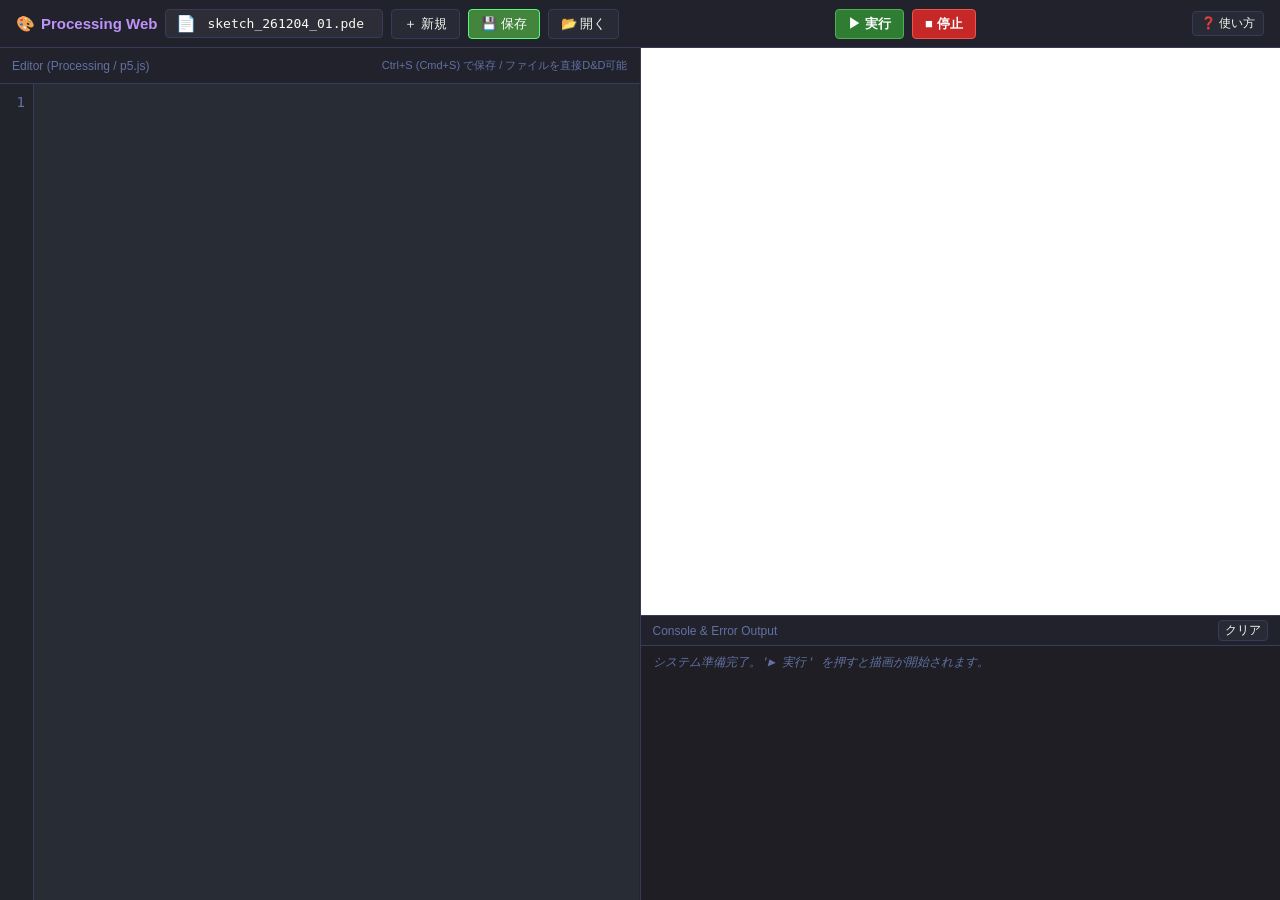
<file: index.html>
<!DOCTYPE html>
<html lang="ja">
<head>
  <meta charset="UTF-8">
  <meta name="viewport" content="width=device-width, initial-scale=1.0">
  <title>Processing (p5.js) Web Editor - Standalone</title>
  <link rel="stylesheet" href="lib/codemirror/codemirror.css">
  <link rel="stylesheet" href="css/style.css">
</head>
<body>

  <!-- Top Navigation Toolbar -->
  <header class="toolbar">
    <div class="toolbar-left">
      <div class="brand-title">
        <span>🎨</span> Processing Web
      </div>
      <div class="file-info" title="ファイル名をクリックして変更できます">
        <span>📄</span>
        <input type="text" id="file-name-input" class="file-name-input" value="sketch_01.pde" spellcheck="false" title="ファイル名（クリックして編集）">
        <span id="dirty-indicator" class="dirty-indicator" title="未保存の変更があります">*</span>
      </div>
      <button id="btn-new" class="btn" title="新規スケッチ作成">＋ 新規</button>
      <button id="btn-save" class="btn btn-primary" title="保存（.pde をダウンロード / Ctrl+S または Cmd+S）">💾 保存</button>
      <button id="btn-open" class="btn" title="プログラムファイルを読み込み（.pde, .js, .txt）">📂 開く</button>
      <input type="file" id="file-upload-input" accept=".pde,.js,.txt,text/plain" style="display: none;">
    </div>

    <div class="toolbar-center">
      <button id="btn-run" class="btn btn-run" title="コードを実行（Ctrl+Enter または Cmd+Enter）">▶ 実行</button>
      <button id="btn-stop" class="btn btn-stop" title="実行を停止（無限ループ時も強制リセット）">■ 停止</button>
    </div>

    <div class="toolbar-right">
      <button id="btn-help" class="btn btn-sm" title="操作方法・ショートカットキーの確認">❓ 使い方</button>
    </div>
  </header>

  <!-- Main Workspace (Editor + Live Canvas & Console) -->
  <main class="workspace">
    <!-- Left: Code Editor Pane -->
    <section class="editor-pane" id="drop-zone">
      <div class="editor-subbar">
        <span style="font-size: 12px; color: var(--text-muted);">Editor (Processing / p5.js)</span>
        <span style="font-size: 11px; color: var(--text-muted);">Ctrl+S (Cmd+S) で保存 / ファイルを直接D&amp;D可能</span>
      </div>
      <div id="editor-container" class="editor-container"></div>
      <!-- Drag & Drop Overlay Indicator -->
      <div id="drag-overlay" class="drag-overlay">
        <div class="drag-overlay-content">
          <span>📥 ここにファイルをドロップして読み込み</span>
          <small>(.pde, .js, .txt 対応)</small>
        </div>
      </div>
    </section>

    <!-- Right: Live Canvas and Console Output -->
    <section class="preview-pane">
      <!-- Live Canvas Area -->
      <div id="canvas-container" class="canvas-area">
        <!-- Sandboxed iframe will be mounted and cleanly destroyed here via srcdoc -->
      </div>

      <!-- Execution Console Pane -->
      <div class="console-pane">
        <div class="console-header">
          <span>Console &amp; Error Output</span>
          <button id="btn-clear-console" class="btn btn-sm" onclick="document.getElementById('console-body').innerHTML='';" style="padding: 1px 6px;">クリア</button>
        </div>
        <div id="console-body" class="console-body">
          <div class="console-line system">システム準備完了。'▶ 実行' を押すと描画が開始されます。</div>
        </div>
      </div>
    </section>
  </main>

  <!-- Modal: Data Loss / Unsaved Confirmation -->
  <div id="confirm-modal" class="modal-backdrop">
    <div class="modal-window" style="max-width: 440px;">
      <div class="modal-header">
        <h3 style="color: var(--accent-orange);">⚠️ 確認</h3>
        <button class="modal-close-btn">&times;</button>
      </div>
      <div class="modal-body">
        <p id="confirm-message" style="line-height: 1.5; font-size: 14px;"></p>
      </div>
      <div class="modal-footer">
        <button id="btn-confirm-cancel" class="btn">キャンセル</button>
        <button id="btn-confirm-ok" class="btn btn-stop" style="background-color: #d32f2f;">破棄して進む</button>
      </div>
    </div>
  </div>

  <!-- Modal: Help & Quick Guide -->
  <div id="help-modal" class="modal-backdrop">
    <div class="modal-window" style="max-width: 560px;">
      <div class="modal-header">
        <h3>ℹ️ 使い方ガイド &amp; ショートカット</h3>
        <button class="modal-close-btn">&times;</button>
      </div>
      <div class="modal-body" style="font-size: 13px; line-height: 1.6; color: var(--text-color);">
        <p style="margin-bottom: 12px;"><strong>🎨 Processing Web (スタンドアローン版)</strong> は、サーバーやインターネット接続なしで動く学習用エディタです。</p>
        
        <h4 style="margin: 12px 0 6px; color: var(--accent-blue);">⌨️ ショートカットキー</h4>
        <table style="width: 100%; border-collapse: collapse; margin-bottom: 12px;">
          <tr style="border-bottom: 1px solid var(--border-color);"><td style="padding: 4px;">実行</td><td><code>Ctrl + Enter</code> (Mac: <code>Cmd + Enter</code>)</td></tr>
          <tr style="border-bottom: 1px solid var(--border-color);"><td style="padding: 4px;">保存 (.pde)</td><td><code>Ctrl + S</code> (Mac: <code>Cmd + S</code>)</td></tr>
        </table>

        <h4 style="margin: 12px 0 6px; color: var(--accent-blue);">📂 ファイルの保存と再開</h4>
        <ul style="padding-left: 20px; margin-bottom: 12px;">
          <li><strong>保存</strong>: 「💾 保存」ボタンを押すと、PCのダウンロードフォルダに <code>.pde</code> 形式で保存されます。</li>
          <li><strong>読み込み</strong>: 「📂 開く」ボタンでファイルを選択するか、<strong>エディタ領域にファイルをドラッグ＆ドロップ</strong>してください。</li>
          <li><strong>自動復元</strong>: ブラウザを誤って閉じても、直前に編集していたコードは自動で復元されます。</li>
        </ul>

        <h4 style="margin: 12px 0 6px; color: var(--accent-blue);">💡 注意事項</h4>
        <ul style="padding-left: 20px;">
          <li><code>void setup()</code>, <code>size(400, 400);</code> などの Java 風構文は自動で変換されて実行されます。</li>
          <li>演習室システムと同じく、画像読み込み（<code>loadImage</code> 等）は使用できません。</li>
        </ul>
      </div>
      <div class="modal-footer">
        <button class="btn btn-modal-close btn-primary">閉じる</button>
      </div>
    </div>
  </div>

  <!-- Toast Notification Container -->
  <div id="toast-container" class="toast-container"></div>

  <!-- Scripts: No server API or logger, completely local -->
  <script src="lib/codemirror/codemirror.js"></script>
  <script src="lib/codemirror/javascript.js"></script>
  <script src="js/editor.js"></script>
  <script src="js/runner.js"></script>
  <script src="js/app.js"></script>
</body>
</html>
</file>
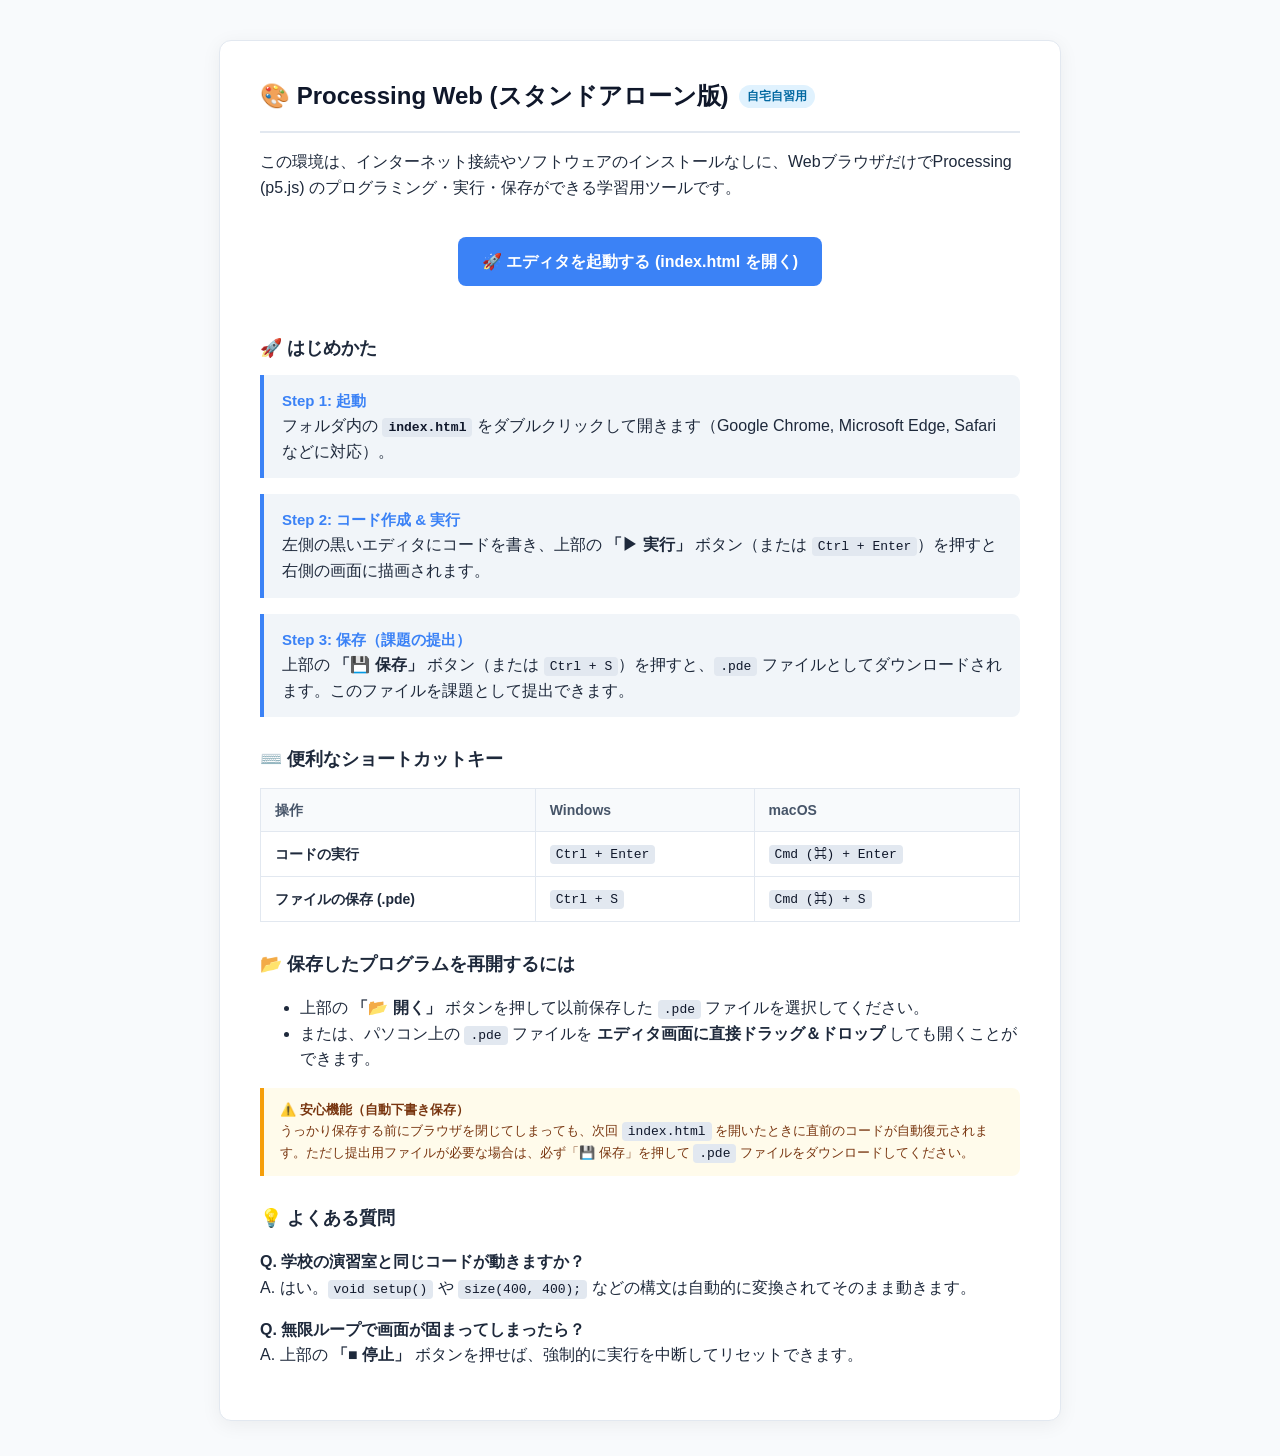
<file: README.html>
<!DOCTYPE html>
<html lang="ja">
<head>
  <meta charset="UTF-8">
  <meta name="viewport" content="width=device-width, initial-scale=1.0">
  <title>Processing Web (スタンドアローン版) 利用ガイド</title>
  <style>
    :root {
      --bg: #f8fafc;
      --card-bg: #ffffff;
      --text: #1e293b;
      --text-muted: #64748b;
      --accent: #3b82f6;
      --accent-hover: #2563eb;
      --success: #10b981;
      --border: #e2e8f0;
    }
    body {
      font-family: -apple-system, BlinkMacSystemFont, "Segoe UI", Roboto, "Helvetica Neue", Arial, sans-serif;
      background-color: var(--bg);
      color: var(--text);
      line-height: 1.6;
      margin: 0;
      padding: 40px 20px;
    }
    .container {
      max-width: 760px;
      margin: 0 auto;
      background: var(--card-bg);
      border-radius: 12px;
      padding: 36px 40px;
      box-shadow: 0 4px 20px rgba(0, 0, 0, 0.06);
      border: 1px solid var(--border);
    }
    h1 {
      font-size: 24px;
      color: #0f172a;
      display: flex;
      align-items: center;
      gap: 10px;
      margin-top: 0;
      padding-bottom: 16px;
      border-bottom: 2px solid var(--border);
    }
    h2 {
      font-size: 18px;
      color: #1e293b;
      margin-top: 28px;
      margin-bottom: 12px;
      display: flex;
      align-items: center;
      gap: 8px;
    }
    .badge {
      font-size: 12px;
      background: #e0f2fe;
      color: #0369a1;
      padding: 2px 8px;
      border-radius: 999px;
      font-weight: 600;
    }
    .step-box {
      background: #f1f5f9;
      border-left: 4px solid var(--accent);
      padding: 14px 18px;
      border-radius: 0 8px 8px 0;
      margin-bottom: 16px;
    }
    .step-num {
      font-weight: 700;
      color: var(--accent);
      font-size: 15px;
    }
    table {
      width: 100%;
      border-collapse: collapse;
      margin: 14px 0;
    }
    th, td {
      padding: 10px 14px;
      border: 1px solid var(--border);
      text-align: left;
      font-size: 14px;
    }
    th {
      background-color: #f8fafc;
      color: #475569;
    }
    code {
      background: #e2e8f0;
      padding: 2px 6px;
      border-radius: 4px;
      font-family: Consolas, Monaco, monospace;
      font-size: 13px;
      color: #0f172a;
    }
    .launch-btn {
      display: inline-block;
      background: var(--accent);
      color: #ffffff;
      padding: 12px 24px;
      font-size: 16px;
      font-weight: 600;
      text-decoration: none;
      border-radius: 8px;
      transition: background 0.15s ease;
      margin: 20px 0;
    }
    .launch-btn:hover {
      background: var(--accent-hover);
    }
    .note {
      background: #fffbeb;
      border-left: 4px solid #f59e0b;
      padding: 12px 16px;
      border-radius: 0 8px 8px 0;
      font-size: 13px;
      color: #78350f;
      margin: 16px 0;
    }
  </style>
</head>
<body>
  <div class="container">
    <h1>🎨 Processing Web (スタンドアローン版) <span class="badge">自宅自習用</span></h1>
    <p>この環境は、インターネット接続やソフトウェアのインストールなしに、WebブラウザだけでProcessing (p5.js) のプログラミング・実行・保存ができる学習用ツールです。</p>

    <div style="text-align: center;">
      <a href="index.html" class="launch-btn">🚀 エディタを起動する (index.html を開く)</a>
    </div>

    <h2>🚀 はじめかた</h2>
    <div class="step-box">
      <div class="step-num">Step 1: 起動</div>
      <div>フォルダ内の <strong><code>index.html</code></strong> をダブルクリックして開きます（Google Chrome, Microsoft Edge, Safari などに対応）。</div>
    </div>
    <div class="step-box">
      <div class="step-num">Step 2: コード作成 &amp; 実行</div>
      <div>左側の黒いエディタにコードを書き、上部の <strong>「▶ 実行」</strong> ボタン（または <code>Ctrl + Enter</code>）を押すと右側の画面に描画されます。</div>
    </div>
    <div class="step-box">
      <div class="step-num">Step 3: 保存（課題の提出）</div>
      <div>上部の <strong>「💾 保存」</strong> ボタン（または <code>Ctrl + S</code>）を押すと、<code>.pde</code> ファイルとしてダウンロードされます。このファイルを課題として提出できます。</div>
    </div>

    <h2>⌨️ 便利なショートカットキー</h2>
    <table>
      <thead>
        <tr>
          <th>操作</th>
          <th>Windows</th>
          <th>macOS</th>
        </tr>
      </thead>
      <tbody>
        <tr>
          <td><strong>コードの実行</strong></td>
          <td><code>Ctrl + Enter</code></td>
          <td><code>Cmd (⌘) + Enter</code></td>
        </tr>
        <tr>
          <td><strong>ファイルの保存 (.pde)</strong></td>
          <td><code>Ctrl + S</code></td>
          <td><code>Cmd (⌘) + S</code></td>
        </tr>
      </tbody>
    </table>

    <h2>📂 保存したプログラムを再開するには</h2>
    <ul>
      <li>上部の <strong>「📂 開く」</strong> ボタンを押して以前保存した <code>.pde</code> ファイルを選択してください。</li>
      <li>または、パソコン上の <code>.pde</code> ファイルを <strong>エディタ画面に直接ドラッグ＆ドロップ</strong> しても開くことができます。</li>
    </ul>

    <div class="note">
      <strong>⚠️ 安心機能（自動下書き保存）</strong><br>
      うっかり保存する前にブラウザを閉じてしまっても、次回 <code>index.html</code> を開いたときに直前のコードが自動復元されます。ただし提出用ファイルが必要な場合は、必ず「💾 保存」を押して <code>.pde</code> ファイルをダウンロードしてください。
    </div>

    <h2>💡 よくある質問</h2>
    <p><strong>Q. 学校の演習室と同じコードが動きますか？</strong><br>
    A. はい。<code>void setup()</code> や <code>size(400, 400);</code> などの構文は自動的に変換されてそのまま動きます。</p>

    <p><strong>Q. 無限ループで画面が固まってしまったら？</strong><br>
    A. 上部の <strong>「■ 停止」</strong> ボタンを押せば、強制的に実行を中断してリセットできます。</p>
  </div>
</body>
</html>
</file>
<file: lib/codemirror/codemirror.css>
/* CodeMirror 5 Core Stylesheet + One Dark Modern Theme for Processing Web IDE */

/* BASICS */
.CodeMirror {
  font-family: 'Fira Code', 'Cascadia Code', Consolas, Monaco, monospace;
  font-size: 14px;
  line-height: 1.5;
  height: 100%;
  color: #abb2bf;
  background-color: #282c34;
  direction: ltr;
  position: relative;
  overflow: hidden;
}

/* PADDING */
.CodeMirror-lines {
  padding: 8px 0;
  cursor: text;
  min-height: 1px;
}
.CodeMirror pre.CodeMirror-line,
.CodeMirror pre.CodeMirror-line-like {
  padding: 0 8px;
  margin: 0;
  white-space: pre;
  word-wrap: normal;
  line-height: inherit;
  color: inherit;
  z-index: 2;
  position: relative;
  overflow: visible;
  -webkit-tap-highlight-color: transparent;
  -webkit-font-variant-ligatures: contextual;
  font-variant-ligatures: contextual;
}

.CodeMirror-scrollbar-filler, .CodeMirror-gutter-filler {
  background-color: #21252b;
  position: absolute;
  z-index: 6;
  display: none;
}

/* GUTTER */
.CodeMirror-gutters {
  border-right: 1px solid #181a1f;
  background-color: #21252b;
  white-space: nowrap;
  position: absolute;
  left: 0;
  top: 0;
  min-height: 100%;
  z-index: 3;
}
.CodeMirror-linenumbers {
  width: 32px;
}
.CodeMirror-linenumber {
  padding: 0 5px 0 5px;
  min-width: 20px;
  text-align: right;
  color: #5c6370;
  white-space: nowrap;
  cursor: default;
}

.CodeMirror-guttermarker { color: #abb2bf; }
.CodeMirror-guttermarker-subtle { color: #5c6370; }

/* CURSOR */
.CodeMirror-cursor {
  border-left: 2px solid #528bff;
  border-right: none;
  width: 0;
  position: absolute;
  pointer-events: none;
}
.CodeMirror div.CodeMirror-secondarycursor {
  border-left: 1px solid #c678dd;
}
.cm-fat-cursor .CodeMirror-cursor {
  width: auto;
  border: 0 !important;
  background: #528bff;
}
.cm-fat-cursor div.CodeMirror-cursors {
  z-index: 1;
}
.cm-fat-cursor .CodeMirror-line::selection,
.cm-fat-cursor .CodeMirror-line > span::selection, 
.cm-fat-cursor .CodeMirror-line > span > span::selection { background: transparent; }
.cm-fat-cursor .CodeMirror-line::-moz-selection,
.cm-fat-cursor .CodeMirror-line > span::-moz-selection, 
.cm-fat-cursor .CodeMirror-line > span > span::-moz-selection { background: transparent; }
.cm-fat-cursor { caret-color: transparent; }

@-moz-keyframes blink {
  0% {}
  50% { background-color: transparent; }
  100% {}
}
@-webkit-keyframes blink {
  0% {}
  50% { background-color: transparent; }
  100% {}
}
@keyframes blink {
  0% {}
  50% { background-color: transparent; }
  100% {}
}

.CodeMirror-overwrite .CodeMirror-cursor {}

.cm-tab { display: inline-block; text-decoration: inherit; }

.CodeMirror-rulers {
  position: absolute;
  left: 0; right: 0; top: -50px; bottom: 0;
  overflow: hidden;
}
.CodeMirror-ruler {
  border-left: 1px solid #383a59;
  top: 0; bottom: 0;
  position: absolute;
}

/* SYNTAX HIGHLIGHTING (One Dark inspired) */
.cm-header { font-weight: bold; color: #61afef; }
.cm-strong { font-weight: bold; color: #f8f8f2; }
.cm-em { font-style: italic; }
.cm-link { text-decoration: underline; color: #61afef; }
.cm-strikethrough { text-decoration: line-through; }

.cm-keyword { color: #c678dd; font-weight: bold; }
.cm-operator { color: #56b6c2; }
.cm-variable { color: #abb2bf; }
.cm-variable-2 { color: #e06c75; }
.cm-variable-3, .cm-type { color: #e5c07b; }
.cm-builtin { color: #e5c07b; font-weight: 500; }
.cm-atom { color: #d19a66; }
.cm-number { color: #d19a66; }
.cm-def { color: #61afef; }
.cm-string { color: #98c379; }
.cm-string-2 { color: #98c379; }
.cm-comment { color: #5c6370; font-style: italic; }
.cm-tag { color: #e06c75; }
.cm-attribute { color: #d19a66; }
.cm-property { color: #61afef; }
.cm-meta { color: #5c6370; }
.cm-qualifier { color: #5c6370; }
.cm-bracket { color: #abb2bf; }
.cm-error { color: #f44747; border-bottom: 1px dotted #f44747; }
.cm-invalidchar { color: #f44747; }

.CodeMirror-composing { border-bottom: 2px solid; }

div.CodeMirror span.CodeMirror-matchingbracket {
  text-decoration: underline;
  color: #fff !important;
  background-color: #515a6b;
}
div.CodeMirror span.CodeMirror-nonmatchingbracket {
  color: #ff5555 !important;
}
.CodeMirror-matchingtag { background: rgba(255, 150, 0, .3); }
.CodeMirror-activeline-background { background: #2c313a; }

/* CORE MECHANICS: Essential for scrolling, cursors, sizing, and input handling */

.CodeMirror-scroll {
  overflow: scroll !important;
  margin-bottom: -50px; margin-right: -50px;
  padding-bottom: 50px;
  height: 100%;
  outline: none;
  position: relative;
  z-index: 0;
}
.CodeMirror-sizer {
  position: relative;
  border-right: 50px solid transparent;
}

.CodeMirror-vscrollbar, .CodeMirror-hscrollbar, .CodeMirror-scrollbar-filler, .CodeMirror-gutter-filler {
  position: absolute;
  z-index: 6;
  display: none;
  outline: none;
}
.CodeMirror-vscrollbar {
  right: 0; top: 0;
  overflow-x: hidden;
  overflow-y: scroll;
}
.CodeMirror-hscrollbar {
  bottom: 0; left: 0;
  overflow-y: hidden;
  overflow-x: scroll;
}
.CodeMirror-scrollbar-filler {
  right: 0; bottom: 0;
}
.CodeMirror-gutter-filler {
  left: 0; bottom: 0;
}

.CodeMirror-gutter {
  white-space: normal;
  height: 100%;
  display: inline-block;
  vertical-align: top;
  margin-bottom: -50px;
}
.CodeMirror-gutter-wrapper {
  position: absolute;
  z-index: 4;
  background: none !important;
  border: none !important;
}
.CodeMirror-gutter-background {
  position: absolute;
  top: 0; bottom: 0;
  z-index: 4;
}
.CodeMirror-gutter-elt {
  position: absolute;
  cursor: default;
  z-index: 4;
}
.CodeMirror-gutter-wrapper ::selection { background-color: transparent }
.CodeMirror-gutter-wrapper ::-moz-selection { background-color: transparent }

.CodeMirror-wrap pre.CodeMirror-line,
.CodeMirror-wrap pre.CodeMirror-line-like {
  word-wrap: break-word;
  white-space: pre-wrap;
  word-break: normal;
}

.CodeMirror-linebackground {
  position: absolute;
  left: 0; right: 0; top: 0; bottom: 0;
  z-index: 0;
}

.CodeMirror-linewidget {
  position: relative;
  z-index: 2;
  padding: 0.1px;
}

.CodeMirror-rtl pre { direction: rtl; }

.CodeMirror-code {
  outline: none;
}

.CodeMirror-scroll,
.CodeMirror-sizer,
.CodeMirror-gutter,
.CodeMirror-gutters,
.CodeMirror-linenumber {
  -moz-box-sizing: content-box;
  box-sizing: content-box;
}

.CodeMirror-measure {
  position: absolute;
  width: 100%;
  height: 0;
  overflow: hidden;
  visibility: hidden;
}

.CodeMirror-measure pre { position: static; }

div.CodeMirror-cursors {
  visibility: hidden;
  position: relative;
  z-index: 3;
}
div.CodeMirror-dragcursors {
  visibility: visible;
}

.CodeMirror-focused div.CodeMirror-cursors {
  visibility: visible;
}

.CodeMirror-selected { background: #3e4451; }
.CodeMirror-focused .CodeMirror-selected { background: #3e4451; }
.CodeMirror-crosshair { cursor: crosshair; }
.CodeMirror-line::selection, .CodeMirror-line > span::selection, .CodeMirror-line > span > span::selection { background: #3e4451; }
.CodeMirror-line::-moz-selection, .CodeMirror-line > span::-moz-selection, .CodeMirror-line > span > span::-moz-selection { background: #3e4451; }

.cm-searching {
  background-color: rgba(255, 255, 0, .3);
}

.cm-force-border { padding-right: .1px; }

@media print {
  .CodeMirror div.CodeMirror-cursors {
    visibility: hidden;
  }
}

.cm-tab-wrap-hack:after { content: ''; }
span.CodeMirror-selectedtext { background: none; }
</file>
<file: css/style.css>
/* Modern Processing IDE Stylesheet */
:root {
  --bg-main: #1e1e24;
  --bg-panel: #282a36;
  --bg-toolbar: #21222c;
  --bg-editor: #282c34;
  --border-color: #383a59;
  --text-primary: #f8f8f2;
  --text-muted: #6272a4;
  --accent-blue: #61afef;
  --accent-green: #50fa7b;
  --accent-red: #ff5555;
  --accent-orange: #ffb86c;
  --accent-purple: #bd93f9;
  --font-code: 'Fira Code', 'Cascadia Code', Consolas, Monaco, monospace;
  --font-ui: -apple-system, BlinkMacSystemFont, "Segoe UI", Roboto, Helvetica, Arial, sans-serif;
}

* {
  box-sizing: border-box;
  margin: 0;
  padding: 0;
}

body {
  font-family: var(--font-ui);
  background-color: var(--bg-main);
  color: var(--text-primary);
  height: 100vh;
  display: flex;
  flex-direction: column;
  overflow: hidden;
}

/* Header Toolbar */
.toolbar {
  height: 48px;
  background-color: var(--bg-toolbar);
  border-bottom: 1px solid var(--border-color);
  display: flex;
  align-items: center;
  justify-content: space-between;
  padding: 0 16px;
  user-select: none;
  z-index: 10;
}

.toolbar-left, .toolbar-center, .toolbar-right {
  display: flex;
  align-items: center;
  gap: 8px;
}

.brand-title {
  font-size: 15px;
  font-weight: 700;
  color: var(--accent-purple);
  display: flex;
  align-items: center;
  gap: 6px;
}

.file-info {
  display: flex;
  align-items: center;
  gap: 6px;
  background: rgba(255, 255, 255, 0.05);
  padding: 4px 10px;
  border-radius: 4px;
  border: 1px solid var(--border-color);
}

.file-name {
  font-family: var(--font-code);
  font-size: 13px;
  color: var(--text-primary);
}

.file-name-input {
  font-family: var(--font-code);
  font-size: 13px;
  color: var(--text-primary);
  background: transparent;
  border: 1px solid transparent;
  border-radius: 3px;
  padding: 1px 4px;
  outline: none;
  width: 170px;
  transition: border-color 0.15s ease, background-color 0.15s ease;
}

.file-name-input:hover {
  background-color: rgba(255, 255, 255, 0.08);
  border-color: var(--border-color);
}

.file-name-input:focus {
  background-color: var(--bg-panel);
  border-color: var(--accent-blue);
  box-shadow: 0 0 0 1px var(--accent-blue);
}

.dirty-indicator {
  color: var(--accent-orange);
  font-weight: bold;
  display: none;
}

.dirty-indicator.visible {
  display: inline;
}

/* Drag & Drop Overlay */
.editor-pane {
  position: relative;
}

.drag-overlay {
  position: absolute;
  top: 0;
  left: 0;
  right: 0;
  bottom: 0;
  background-color: rgba(33, 34, 44, 0.92);
  border: 2px dashed var(--accent-blue);
  display: none;
  justify-content: center;
  align-items: center;
  z-index: 50;
  pointer-events: none;
}

.drag-overlay.active {
  display: flex;
}

.drag-overlay-content {
  text-align: center;
  color: var(--accent-blue);
  font-size: 15px;
  font-weight: 600;
  display: flex;
  flex-direction: column;
  gap: 8px;
}

.drag-overlay-content small {
  color: var(--text-muted);
  font-size: 12px;
  font-weight: normal;
}

/* Buttons */
.btn {
  background-color: var(--bg-panel);
  color: var(--text-primary);
  border: 1px solid var(--border-color);
  border-radius: 4px;
  padding: 5px 12px;
  font-size: 13px;
  font-weight: 500;
  cursor: pointer;
  display: inline-flex;
  align-items: center;
  gap: 6px;
  transition: all 0.2s ease;
}

.btn:hover {
  background-color: #44475a;
  border-color: var(--accent-purple);
}

.btn:active {
  transform: translateY(1px);
}

.btn-primary {
  background-color: #43853d;
  border-color: #50fa7b;
  color: #fff;
}

.btn-primary:hover {
  background-color: #50fa7b;
  color: #1e1e24;
}

.btn-run {
  background-color: #2e7d32;
  border-color: #4caf50;
  color: #fff;
  font-weight: 600;
}
.btn-run:hover {
  background-color: #388e3c;
}

.btn-stop {
  background-color: #c62828;
  border-color: #ef5350;
  color: #fff;
  font-weight: 600;
}
.btn-stop:hover {
  background-color: #d32f2f;
}

.btn-sm {
  padding: 3px 8px;
  font-size: 12px;
}

.user-badge {
  font-size: 13px;
  color: var(--text-muted);
}

.user-badge strong {
  color: var(--text-primary);
}

/* Workspace Layout */
.workspace {
  flex: 1;
  display: flex;
  height: calc(100vh - 48px);
  overflow: hidden;
}

.editor-pane {
  flex: 1;
  display: flex;
  flex-direction: column;
  border-right: 1px solid var(--border-color);
  min-width: 300px;
  height: 100%;
}

.editor-subbar {
  height: 36px;
  background-color: var(--bg-toolbar);
  border-bottom: 1px solid var(--border-color);
  display: flex;
  align-items: center;
  justify-content: space-between;
  padding: 0 12px;
  flex-shrink: 0;
}

.editor-container {
  flex: 1;
  position: relative;
  overflow: hidden;
  min-height: 0;
  height: calc(100% - 36px);
}

.editor-container .CodeMirror {
  position: absolute;
  top: 0;
  bottom: 0;
  left: 0;
  right: 0;
  height: 100%;
  width: 100%;
  font-family: var(--font-code);
  font-size: 14px;
  line-height: 1.5;
  background-color: var(--bg-editor);
  color: var(--text-primary);
}

.editor-container .CodeMirror-gutters {
  background-color: #21252b;
  border-right: 1px solid var(--border-color);
}

.editor-container .CodeMirror-linenumber {
  color: var(--text-muted);
  padding: 0 8px 0 4px;
}

.editor-container .CodeMirror-cursor {
  border-left: 2px solid var(--accent-blue);
}

.editor-container .CodeMirror-selected,
.editor-container .CodeMirror-focused .CodeMirror-selected {
  background-color: rgba(97, 175, 239, 0.28) !important;
}

.editor-container .CodeMirror-line::selection,
.editor-container .CodeMirror-line > span::selection,
.editor-container .CodeMirror-line > span > span::selection {
  background-color: rgba(97, 175, 239, 0.28) !important;
}

/* Syntax Highlighting for Dark Theme */
.editor-container .cm-s-default .cm-keyword { color: #c678dd; font-weight: bold; }
.editor-container .cm-s-default .cm-def { color: #61afef; }
.editor-container .cm-s-default .cm-variable { color: #f8f8f2; }
.editor-container .cm-s-default .cm-variable-2 { color: #e06c75; }
.editor-container .cm-s-default .cm-property { color: #e5c07b; }
.editor-container .cm-s-default .cm-operator { color: #56b6c2; }
.editor-container .cm-s-default .cm-string,
.editor-container .cm-s-default .cm-string-2 { color: #98c379; }
.editor-container .cm-s-default .cm-number { color: #d19a66; }
.editor-container .cm-s-default .cm-atom { color: #d19a66; }
.editor-container .cm-s-default .cm-comment { color: #7f848e; font-style: italic; }
.editor-container .cm-s-default .cm-builtin { color: #e5c07b; }
.editor-container .cm-s-default .cm-meta { color: #abb2bf; }

.preview-pane {
  flex: 1;
  display: flex;
  flex-direction: column;
  background-color: #18191e;
  min-width: 300px;
}

.canvas-area {
  flex: 2;
  position: relative;
  display: flex;
  justify-content: center;
  align-items: center;
  overflow: hidden;
  background-color: #ffffff;
  color-scheme: light;
}

.canvas-iframe {
  width: 100%;
  height: 100%;
  border: none;
  background-color: #ffffff;
  color-scheme: light;
}

.console-pane {
  flex: 1;
  border-top: 1px solid var(--border-color);
  display: flex;
  flex-direction: column;
  background-color: #1e1e24;
  max-height: 35%;
}

.console-header {
  height: 30px;
  background-color: var(--bg-toolbar);
  border-bottom: 1px solid var(--border-color);
  display: flex;
  align-items: center;
  justify-content: space-between;
  padding: 0 12px;
  font-size: 12px;
  color: var(--text-muted);
  user-select: none;
}

.console-body {
  flex: 1;
  padding: 8px 12px;
  font-family: var(--font-code);
  font-size: 12px;
  line-height: 1.4;
  overflow-y: auto;
  color: #abb2bf;
}

.console-line {
  margin-bottom: 4px;
  word-break: break-all;
}

.console-line.info { color: #61afef; }
.console-line.warn { color: #e5c07b; }
.console-line.error { color: #ff5555; }
.console-line.system { color: #6272a4; font-style: italic; }

/* Modal Styles */
.modal-backdrop {
  position: fixed;
  top: 0;
  left: 0;
  width: 100%;
  height: 100%;
  background: rgba(0, 0, 0, 0.65);
  display: none;
  justify-content: center;
  align-items: center;
  z-index: 1000;
  backdrop-filter: blur(2px);
}

.modal-backdrop.active {
  display: flex;
}

.modal-window {
  background-color: var(--bg-panel);
  border: 1px solid var(--border-color);
  border-radius: 8px;
  width: 90%;
  max-width: 520px;
  box-shadow: 0 10px 30px rgba(0, 0, 0, 0.5);
  display: flex;
  flex-direction: column;
  overflow: hidden;
  animation: modalFadeIn 0.2s ease-out;
}

@keyframes modalFadeIn {
  from { opacity: 0; transform: scale(0.96); }
  to { opacity: 1; transform: scale(1); }
}

.modal-header {
  padding: 14px 18px;
  border-bottom: 1px solid var(--border-color);
  display: flex;
  align-items: center;
  justify-content: space-between;
}

.modal-header h3 {
  font-size: 16px;
  font-weight: 600;
  color: var(--text-primary);
}

.modal-close-btn {
  background: transparent;
  border: none;
  color: var(--text-muted);
  font-size: 20px;
  cursor: pointer;
  line-height: 1;
}

.modal-body {
  padding: 18px;
  max-height: 380px;
  overflow-y: auto;
}

.modal-footer {
  padding: 12px 18px;
  background-color: var(--bg-toolbar);
  border-top: 1px solid var(--border-color);
  display: flex;
  justify-content: flex-end;
  gap: 10px;
}

/* File list in modal */
.sketch-list {
  display: flex;
  flex-direction: column;
  gap: 6px;
}

.sketch-list-item {
  display: flex;
  justify-content: space-between;
  align-items: center;
  padding: 10px 12px;
  background-color: var(--bg-toolbar);
  border: 1px solid var(--border-color);
  border-radius: 4px;
  cursor: pointer;
  transition: all 0.15s ease;
}

.sketch-list-item:hover {
  background-color: #44475a;
  border-color: var(--accent-purple);
}

.sketch-title {
  font-family: var(--font-code);
  font-size: 13px;
  color: var(--text-primary);
}

.sketch-date {
  font-size: 12px;
  color: var(--text-muted);
}

/* Toast Notifications */
.toast-container {
  position: fixed;
  bottom: 24px;
  right: 24px;
  display: flex;
  flex-direction: column;
  gap: 10px;
  z-index: 2000;
  pointer-events: none;
}

.toast {
  padding: 12px 20px;
  border-radius: 6px;
  font-size: 13px;
  font-weight: 500;
  color: #fff;
  box-shadow: 0 4px 16px rgba(0, 0, 0, 0.4);
  pointer-events: auto;
  display: flex;
  align-items: center;
  gap: 10px;
  animation: toastSlideIn 0.25s ease-out;
  transition: opacity 0.2s ease, transform 0.2s ease;
}

.toast.success {
  background-color: #2e7d32;
  border-left: 4px solid #50fa7b;
}

.toast.error {
  background-color: #c62828;
  border-left: 4px solid #ff5555;
}

.toast.info {
  background-color: #1976d2;
  border-left: 4px solid #61afef;
}

@keyframes toastSlideIn {
  from { opacity: 0; transform: translateY(12px); }
  to { opacity: 1; transform: translateY(0); }
}

/* Auth View */
.auth-container {
  max-width: 400px;
  margin: 80px auto;
  background-color: var(--bg-panel);
  border: 1px solid var(--border-color);
  border-radius: 8px;
  padding: 32px;
  box-shadow: 0 8px 24px rgba(0, 0, 0, 0.3);
}

.auth-title {
  font-size: 20px;
  font-weight: 700;
  color: var(--accent-purple);
  margin-bottom: 24px;
  text-align: center;
}

.form-group {
  margin-bottom: 16px;
}

.form-label {
  display: block;
  font-size: 13px;
  margin-bottom: 6px;
  color: var(--text-muted);
}

.form-input {
  width: 100%;
  padding: 8px 12px;
  background-color: var(--bg-toolbar);
  border: 1px solid var(--border-color);
  border-radius: 4px;
  color: var(--text-primary);
  font-size: 14px;
}

.form-input:focus {
  outline: none;
  border-color: var(--accent-purple);
}

.auth-tabs {
  display: flex;
  border-bottom: 1px solid var(--border-color);
  margin-bottom: 20px;
}

.auth-tab {
  flex: 1;
  padding: 10px;
  text-align: center;
  cursor: pointer;
  font-size: 14px;
  font-weight: 500;
  color: var(--text-muted);
  border-bottom: 2px solid transparent;
}

.auth-tab.active {
  color: var(--accent-purple);
  border-bottom-color: var(--accent-purple);
}

/* Admin Dashboard Styles */
.admin-body {
  overflow-y: auto !important;
  background-color: var(--bg-main);
  min-height: 100vh;
}

.admin-badge {
  background-color: rgba(189, 147, 249, 0.15);
  color: var(--accent-purple);
  font-size: 11px;
  padding: 2px 8px;
  border-radius: 12px;
  border: 1px solid rgba(189, 147, 249, 0.3);
  margin-left: 8px;
  font-weight: 500;
}

.admin-container {
  max-width: 1080px;
  margin: 28px auto 60px auto;
  padding: 0 20px;
  display: flex;
  flex-direction: column;
  gap: 24px;
}

.admin-card {
  background-color: var(--bg-panel);
  border: 1px solid var(--border-color);
  border-radius: 8px;
  box-shadow: 0 4px 16px rgba(0, 0, 0, 0.25);
  overflow: hidden;
}

.admin-card-header {
  padding: 16px 20px;
  border-bottom: 1px solid var(--border-color);
  background-color: rgba(255, 255, 255, 0.02);
}

.admin-card-header h2 {
  font-size: 17px;
  font-weight: 600;
  color: var(--text-primary);
  display: flex;
  align-items: center;
  gap: 8px;
}

.admin-card-desc {
  font-size: 12px;
  color: var(--text-muted);
  margin-top: 4px;
  display: block;
}

.admin-card-body {
  padding: 20px;
}

.flex-between {
  display: flex;
  align-items: center;
  justify-content: space-between;
  gap: 16px;
}

.header-actions {
  display: flex;
  align-items: center;
  gap: 12px;
}

.count-badge {
  font-size: 12px;
  color: var(--text-muted);
  background-color: var(--bg-toolbar);
  padding: 4px 10px;
  border-radius: 12px;
  border: 1px solid var(--border-color);
}

.count-pill {
  font-size: 12px;
  color: var(--text-primary);
  background-color: rgba(255, 255, 255, 0.08);
  padding: 2px 8px;
  border-radius: 10px;
  font-family: var(--font-code);
}

/* LAN URL Box */
.lan-url-box {
  display: flex;
  align-items: center;
  justify-content: space-between;
  background-color: var(--bg-toolbar);
  border: 2px solid var(--accent-blue);
  border-radius: 6px;
  padding: 16px 20px;
  gap: 16px;
}

.lan-url-text {
  font-family: var(--font-code);
  font-size: 24px;
  font-weight: 700;
  color: var(--accent-blue);
  letter-spacing: 0.5px;
  user-select: all;
}

.lan-ip-selector {
  margin-top: 14px;
  font-size: 13px;
  color: var(--text-muted);
  display: flex;
  align-items: center;
  gap: 8px;
}

/* Admin Table */
.table-responsive {
  width: 100%;
  overflow-x: auto;
}

.admin-table {
  width: 100%;
  border-collapse: collapse;
  text-align: left;
}

.admin-table th {
  padding: 10px 14px;
  font-size: 12px;
  color: var(--text-muted);
  text-transform: uppercase;
  letter-spacing: 0.5px;
  border-bottom: 1px solid var(--border-color);
  background-color: rgba(0, 0, 0, 0.1);
}

.admin-table td {
  padding: 12px 14px;
  font-size: 14px;
  border-bottom: 1px solid rgba(255, 255, 255, 0.05);
}

.admin-table tr:hover td {
  background-color: rgba(255, 255, 255, 0.02);
}
</file>
